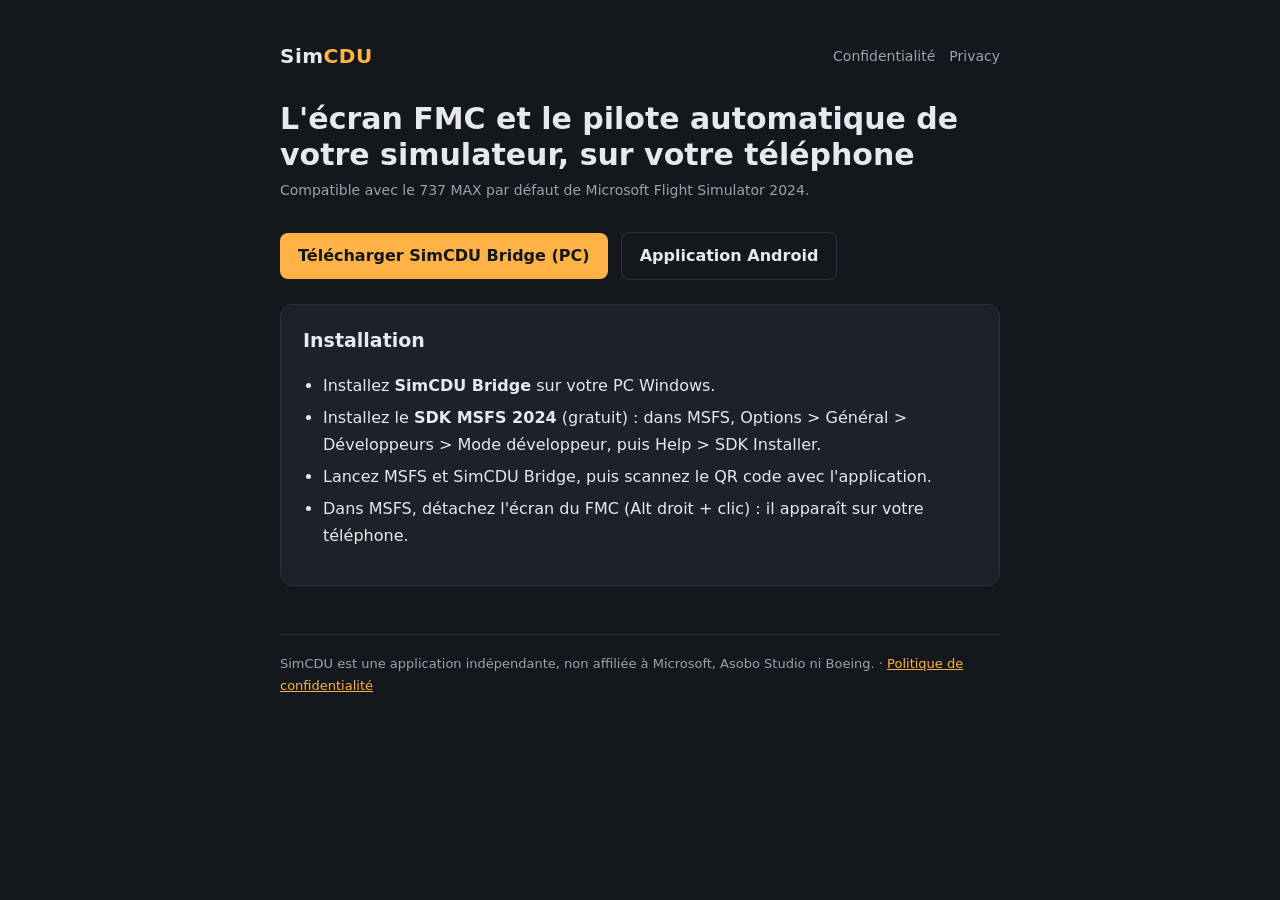
<file: docs/index.html>
<!DOCTYPE html>
<html lang="fr">
<head>
<meta charset="utf-8">
<meta name="viewport" content="width=device-width, initial-scale=1">
<title>SimCDU – FMC et pilote automatique sur votre téléphone</title>
<link rel="stylesheet" href="style.css">
</head>
<body>
<main>
  <header>
    <a class="brand" href="index.html">Sim<span>CDU</span></a>
    <nav><a href="privacy.html">Confidentialité</a><a href="privacy-en.html">Privacy</a></nav>
  </header>

  <h1>L'écran FMC et le pilote automatique de votre simulateur, sur votre téléphone</h1>
  <p class="updated">Compatible avec le 737 MAX par défaut de Microsoft Flight Simulator 2024.</p>

  <p>
    <a class="btn" href="https://github.com/GUILLALAB/simcdu/releases/latest">Télécharger SimCDU Bridge (PC)</a>
    <a class="btn secondary" href="https://play.google.com/store/apps/details?id=com.lab.simcdu">Application Android</a>
  </p>

  <div class="card">
    <h2 style="margin-top:0">Installation</h2>
    <ul>
      <li>Installez <strong>SimCDU Bridge</strong> sur votre PC Windows.</li>
      <li>Installez le <strong>SDK MSFS 2024</strong> (gratuit) : dans MSFS, Options &gt; Général &gt; Développeurs &gt;
        Mode développeur, puis Help &gt; SDK Installer.</li>
      <li>Lancez MSFS et SimCDU Bridge, puis scannez le QR code avec l'application.</li>
      <li>Dans MSFS, détachez l'écran du FMC (Alt droit + clic) : il apparaît sur votre téléphone.</li>
    </ul>
  </div>

  <footer>
    SimCDU est une application indépendante, non affiliée à Microsoft, Asobo Studio ni Boeing.
    · <a href="privacy.html">Politique de confidentialité</a>
  </footer>
</main>
</body>
</html>
</file>
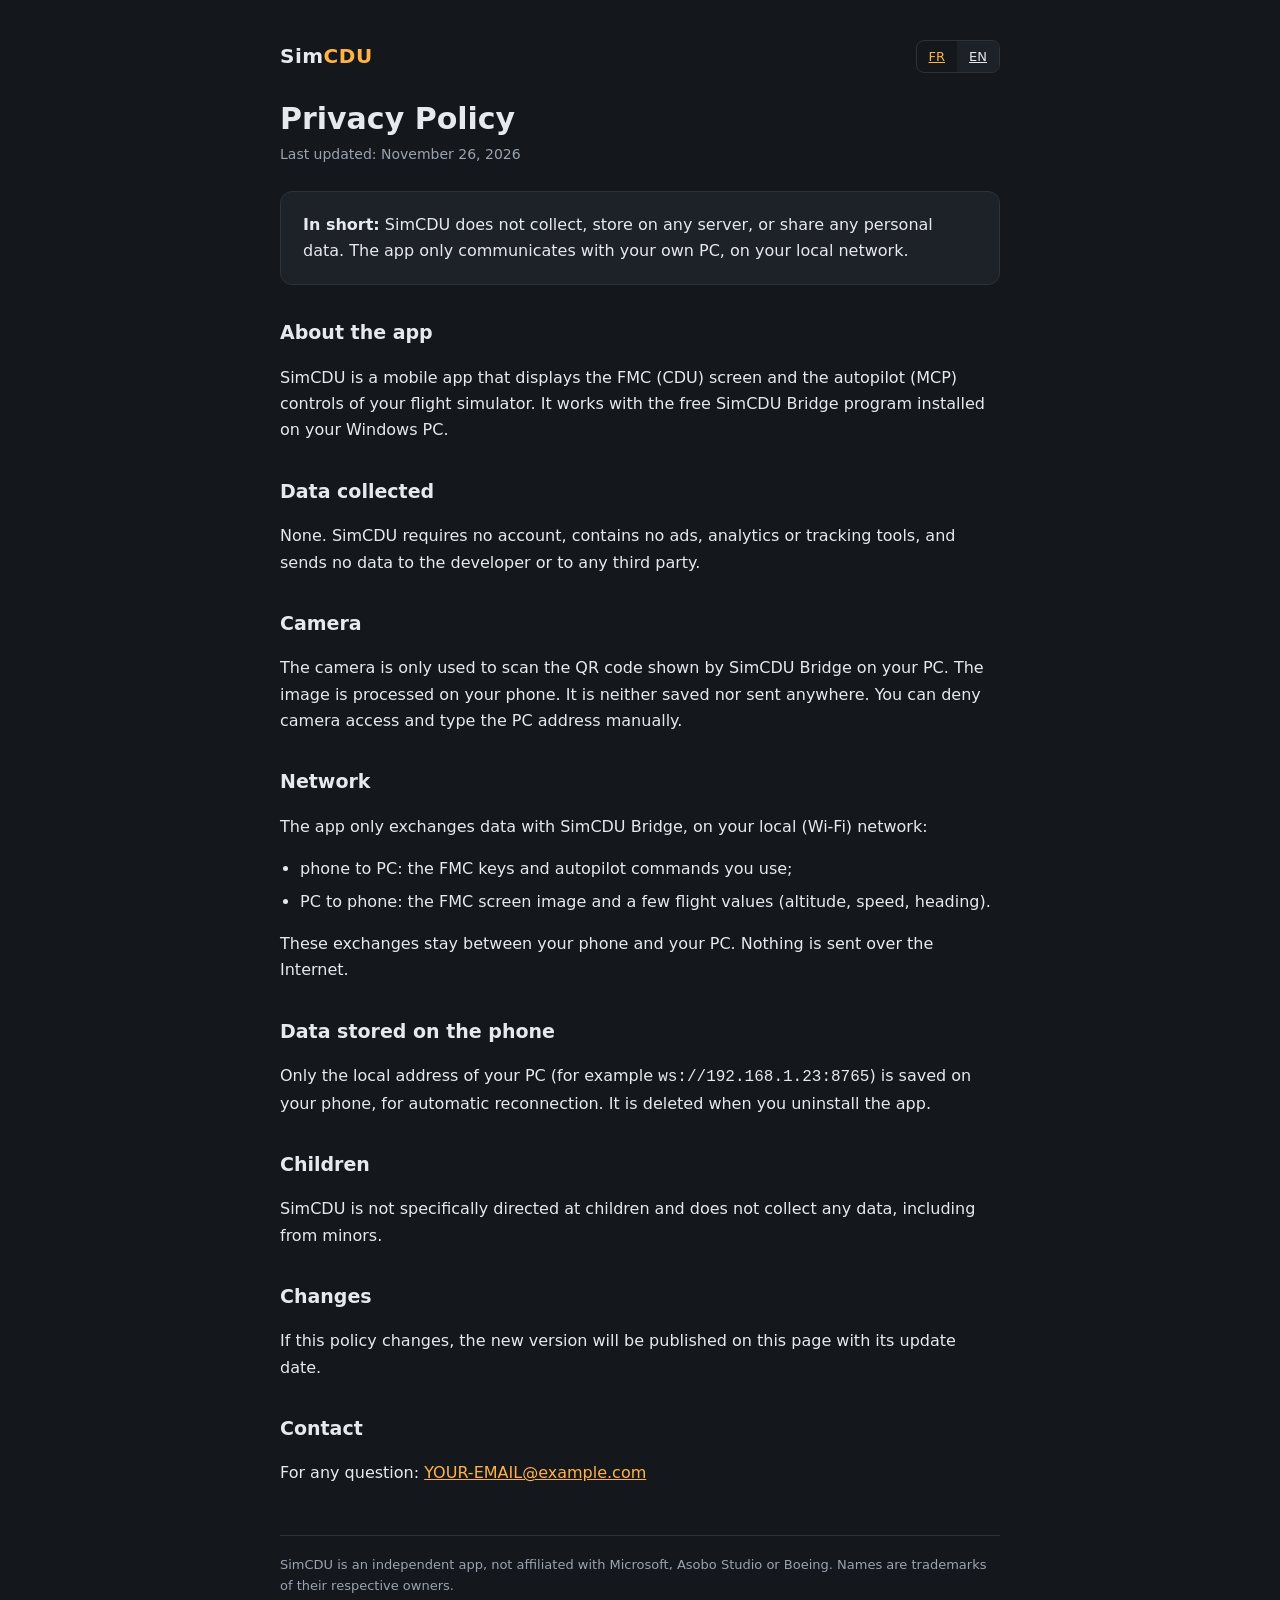
<file: docs/privacy-en.html>
<!DOCTYPE html>
<html lang="en">
<head>
<meta charset="utf-8">
<meta name="viewport" content="width=device-width, initial-scale=1">
<title>SimCDU – Privacy Policy</title>
<link rel="stylesheet" href="style.css">
</head>
<body>
<main>
  <header>
    <a class="brand" href="index.html">Sim<span>CDU</span></a>
    <div class="lang"><a href="privacy.html">FR</a><a class="active" href="privacy-en.html">EN</a></div>
  </header>

  <h1>Privacy Policy</h1>
  <p class="updated">Last updated: November 26, 2026</p>

  <div class="card">
    <strong>In short:</strong> SimCDU does not collect, store on any server, or share any personal data.
    The app only communicates with your own PC, on your local network.
  </div>

  <h2>About the app</h2>
  <p>SimCDU is a mobile app that displays the FMC (CDU) screen and the autopilot (MCP) controls of your flight
  simulator. It works with the free SimCDU Bridge program installed on your Windows PC.</p>

  <h2>Data collected</h2>
  <p>None. SimCDU requires no account, contains no ads, analytics or tracking tools, and sends no data to the
  developer or to any third party.</p>

  <h2>Camera</h2>
  <p>The camera is only used to scan the QR code shown by SimCDU Bridge on your PC. The image is processed on your
  phone. It is neither saved nor sent anywhere. You can deny camera access and type the PC address manually.</p>

  <h2>Network</h2>
  <p>The app only exchanges data with SimCDU Bridge, on your local (Wi-Fi) network:</p>
  <ul>
    <li>phone to PC: the FMC keys and autopilot commands you use;</li>
    <li>PC to phone: the FMC screen image and a few flight values (altitude, speed, heading).</li>
  </ul>
  <p>These exchanges stay between your phone and your PC. Nothing is sent over the Internet.</p>

  <h2>Data stored on the phone</h2>
  <p>Only the local address of your PC (for example <code>ws://192.168.1.23:8765</code>) is saved on your phone, for
  automatic reconnection. It is deleted when you uninstall the app.</p>

  <h2>Children</h2>
  <p>SimCDU is not specifically directed at children and does not collect any data, including from minors.</p>

  <h2>Changes</h2>
  <p>If this policy changes, the new version will be published on this page with its update date.</p>

  <h2>Contact</h2>
  <p>For any question: <a href="mailto:YOUR-EMAIL@example.com">YOUR-EMAIL@example.com</a></p>

  <footer>
    SimCDU is an independent app, not affiliated with Microsoft, Asobo Studio or Boeing.
    Names are trademarks of their respective owners.
  </footer>
</main>
</body>
</html>
</file>
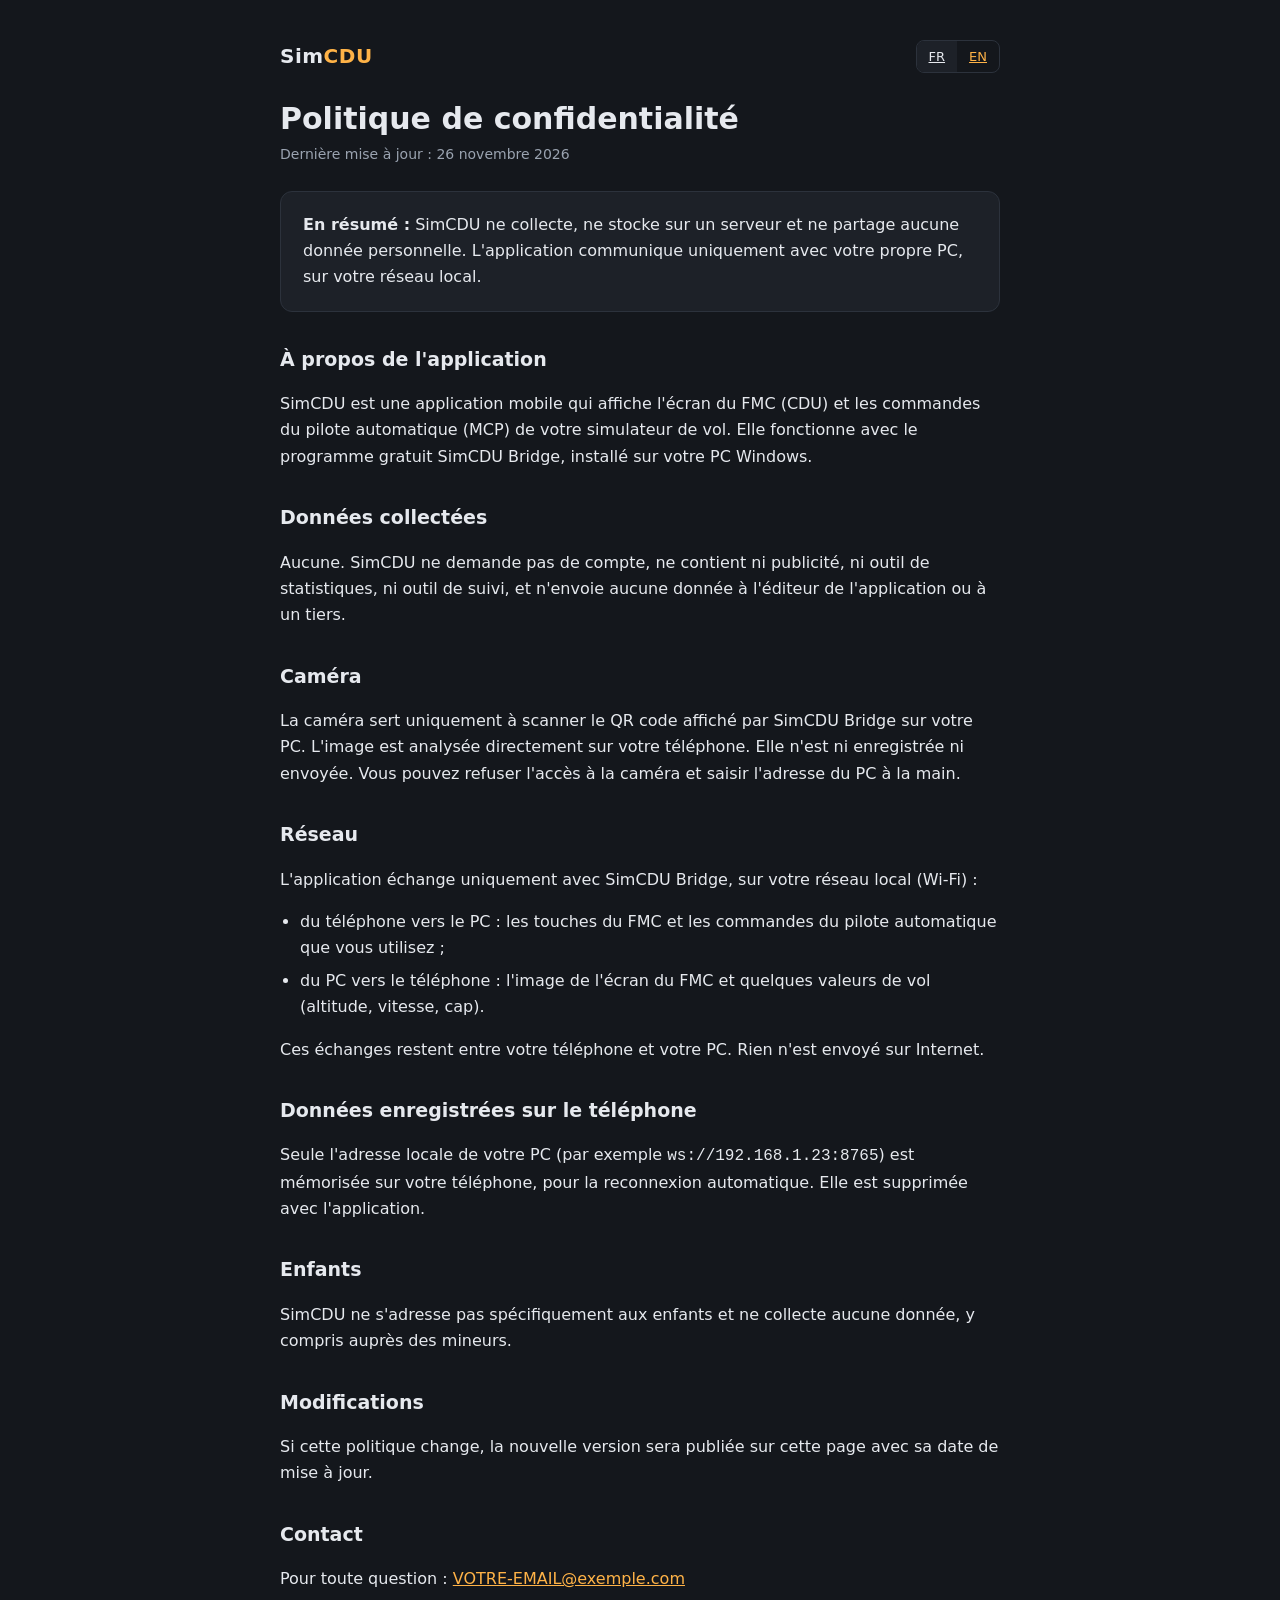
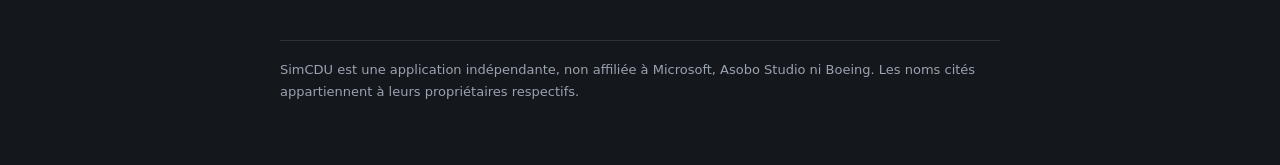
<file: docs/privacy.html>
<!DOCTYPE html>
<html lang="fr">
<head>
<meta charset="utf-8">
<meta name="viewport" content="width=device-width, initial-scale=1">
<title>SimCDU – Politique de confidentialité</title>
<link rel="stylesheet" href="style.css">
</head>
<body>
<main>
  <header>
    <a class="brand" href="index.html">Sim<span>CDU</span></a>
    <div class="lang"><a class="active" href="privacy.html">FR</a><a href="privacy-en.html">EN</a></div>
  </header>

  <h1>Politique de confidentialité</h1>
  <p class="updated">Dernière mise à jour : 26 novembre 2026</p>

  <div class="card">
    <strong>En résumé :</strong> SimCDU ne collecte, ne stocke sur un serveur et ne partage aucune donnée personnelle.
    L'application communique uniquement avec votre propre PC, sur votre réseau local.
  </div>

  <h2>À propos de l'application</h2>
  <p>SimCDU est une application mobile qui affiche l'écran du FMC (CDU) et les commandes du pilote automatique (MCP)
  de votre simulateur de vol. Elle fonctionne avec le programme gratuit SimCDU Bridge, installé sur votre PC Windows.</p>

  <h2>Données collectées</h2>
  <p>Aucune. SimCDU ne demande pas de compte, ne contient ni publicité, ni outil de statistiques, ni outil de suivi,
  et n'envoie aucune donnée à l'éditeur de l'application ou à un tiers.</p>

  <h2>Caméra</h2>
  <p>La caméra sert uniquement à scanner le QR code affiché par SimCDU Bridge sur votre PC. L'image est analysée
  directement sur votre téléphone. Elle n'est ni enregistrée ni envoyée. Vous pouvez refuser l'accès à la caméra et
  saisir l'adresse du PC à la main.</p>

  <h2>Réseau</h2>
  <p>L'application échange uniquement avec SimCDU Bridge, sur votre réseau local (Wi-Fi) :</p>
  <ul>
    <li>du téléphone vers le PC : les touches du FMC et les commandes du pilote automatique que vous utilisez ;</li>
    <li>du PC vers le téléphone : l'image de l'écran du FMC et quelques valeurs de vol (altitude, vitesse, cap).</li>
  </ul>
  <p>Ces échanges restent entre votre téléphone et votre PC. Rien n'est envoyé sur Internet.</p>

  <h2>Données enregistrées sur le téléphone</h2>
  <p>Seule l'adresse locale de votre PC (par exemple <code>ws://192.168.1.23:8765</code>) est mémorisée sur votre
  téléphone, pour la reconnexion automatique. Elle est supprimée avec l'application.</p>

  <h2>Enfants</h2>
  <p>SimCDU ne s'adresse pas spécifiquement aux enfants et ne collecte aucune donnée, y compris auprès des mineurs.</p>

  <h2>Modifications</h2>
  <p>Si cette politique change, la nouvelle version sera publiée sur cette page avec sa date de mise à jour.</p>

  <h2>Contact</h2>
  <p>Pour toute question : <a href="mailto:VOTRE-EMAIL@exemple.com">VOTRE-EMAIL@exemple.com</a></p>

  <footer>
    SimCDU est une application indépendante, non affiliée à Microsoft, Asobo Studio ni Boeing.
    Les noms cités appartiennent à leurs propriétaires respectifs.
  </footer>
</main>
</body>
</html>
</file>
<file: docs/style.css>
:root { --bg:#14171c; --card:#1d2128; --text:#e6e9ee; --muted:#9aa3b0; --accent:#ffb347; --line:#2c323c; }
* { box-sizing: border-box; }
body { margin:0; background:var(--bg); color:var(--text); font:16px/1.65 system-ui,-apple-system,"Segoe UI",Roboto,sans-serif; }
main { max-width:760px; margin:0 auto; padding:40px 20px 64px; }
header { display:flex; align-items:center; justify-content:space-between; gap:12px; margin-bottom:28px; }
.brand { font-weight:800; font-size:20px; letter-spacing:.5px; color:var(--text); text-decoration:none; }
.brand span { color:var(--accent); }
nav a { color:var(--muted); text-decoration:none; margin-left:14px; font-size:14px; }
nav a:hover, nav a.active { color:var(--text); }
h1 { font-size:30px; line-height:1.2; margin:0 0 6px; }
h2 { font-size:19px; margin:32px 0 8px; }
.updated { color:var(--muted); font-size:14px; margin:0 0 24px; }
.card { background:var(--card); border:1px solid var(--line); border-radius:12px; padding:20px 22px; margin:18px 0; }
ul { padding-left:20px; } li { margin:6px 0; }
a { color:var(--accent); }
.lang { display:inline-flex; border:1px solid var(--line); border-radius:8px; overflow:hidden; }
.lang a { margin:0; padding:5px 12px; font-size:13px; }
.lang a.active { background:var(--card); color:var(--text); }
footer { margin-top:48px; padding-top:18px; border-top:1px solid var(--line); color:var(--muted); font-size:13px; }
.btn { display:inline-block; background:var(--accent); color:#14171c; font-weight:700; padding:10px 18px; border-radius:8px; text-decoration:none; margin:6px 8px 6px 0; }
.btn.secondary { background:transparent; color:var(--text); border:1px solid var(--line); }
</file>
